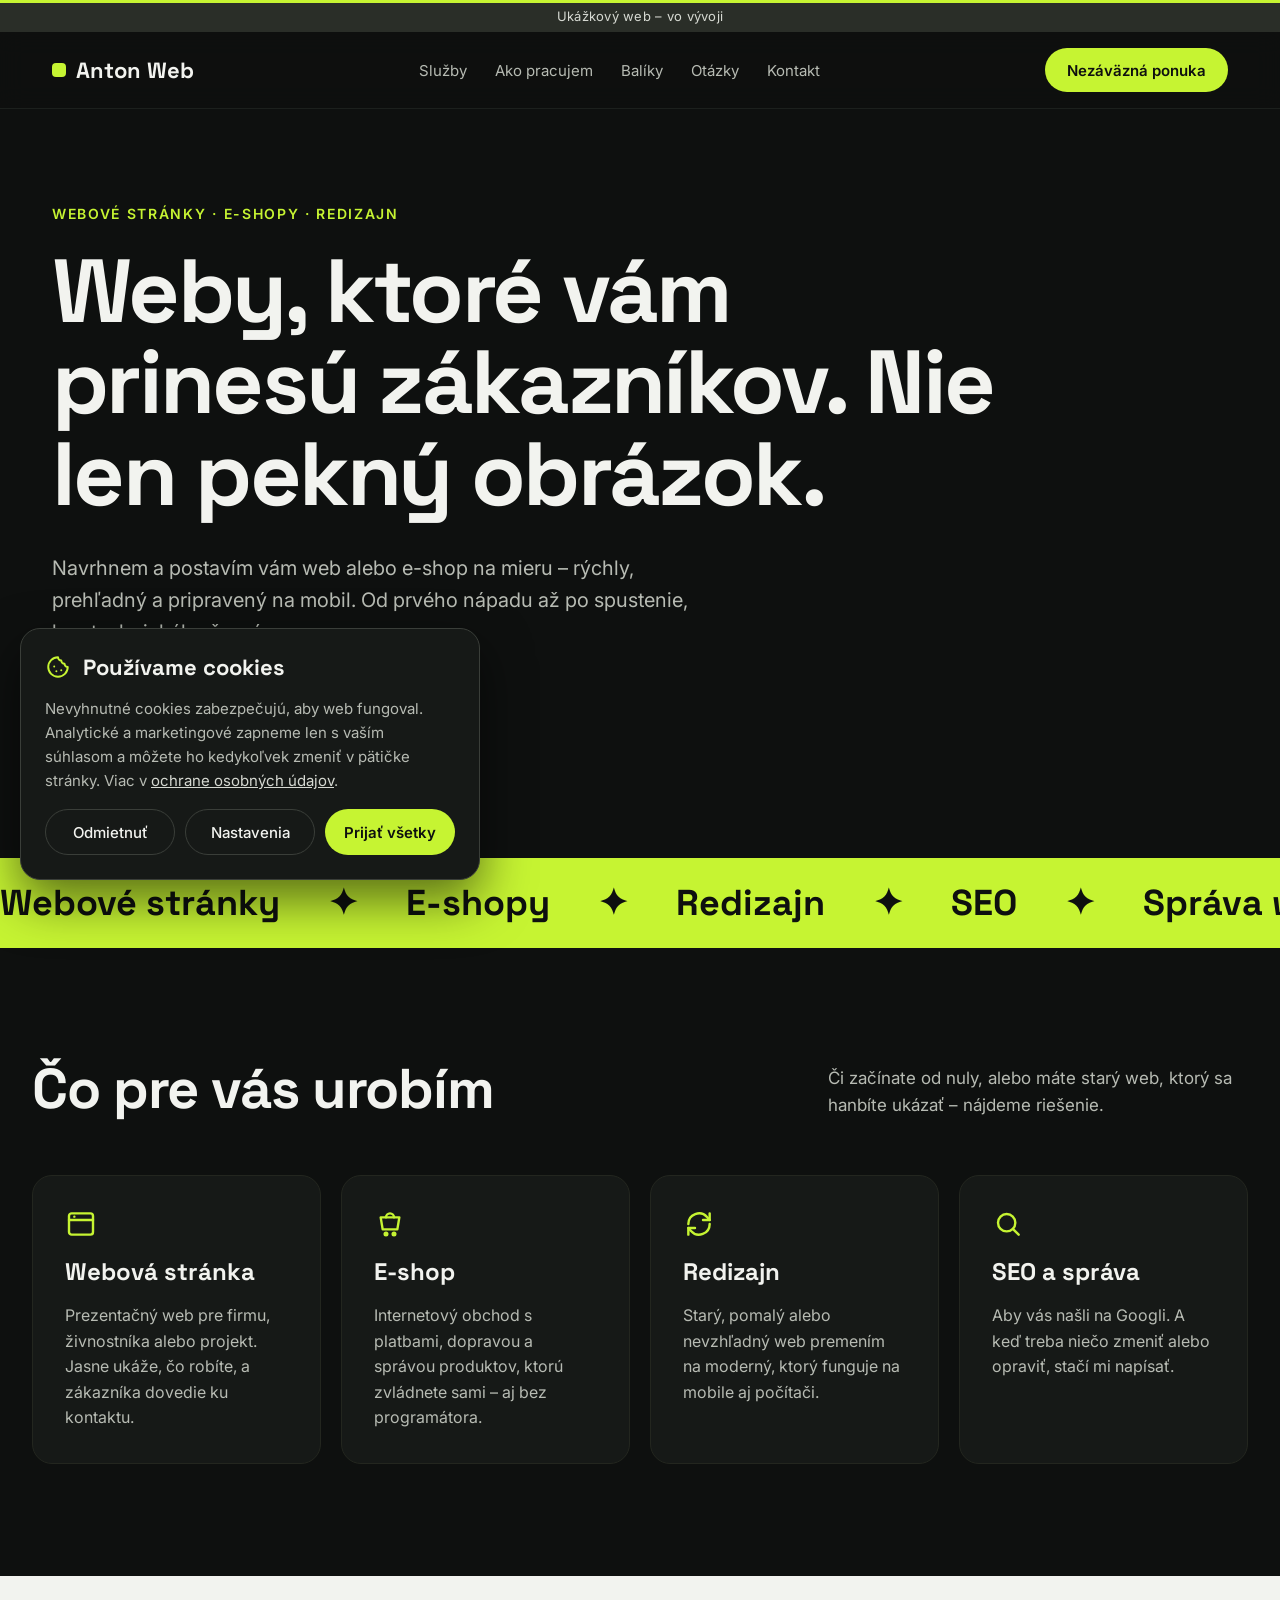
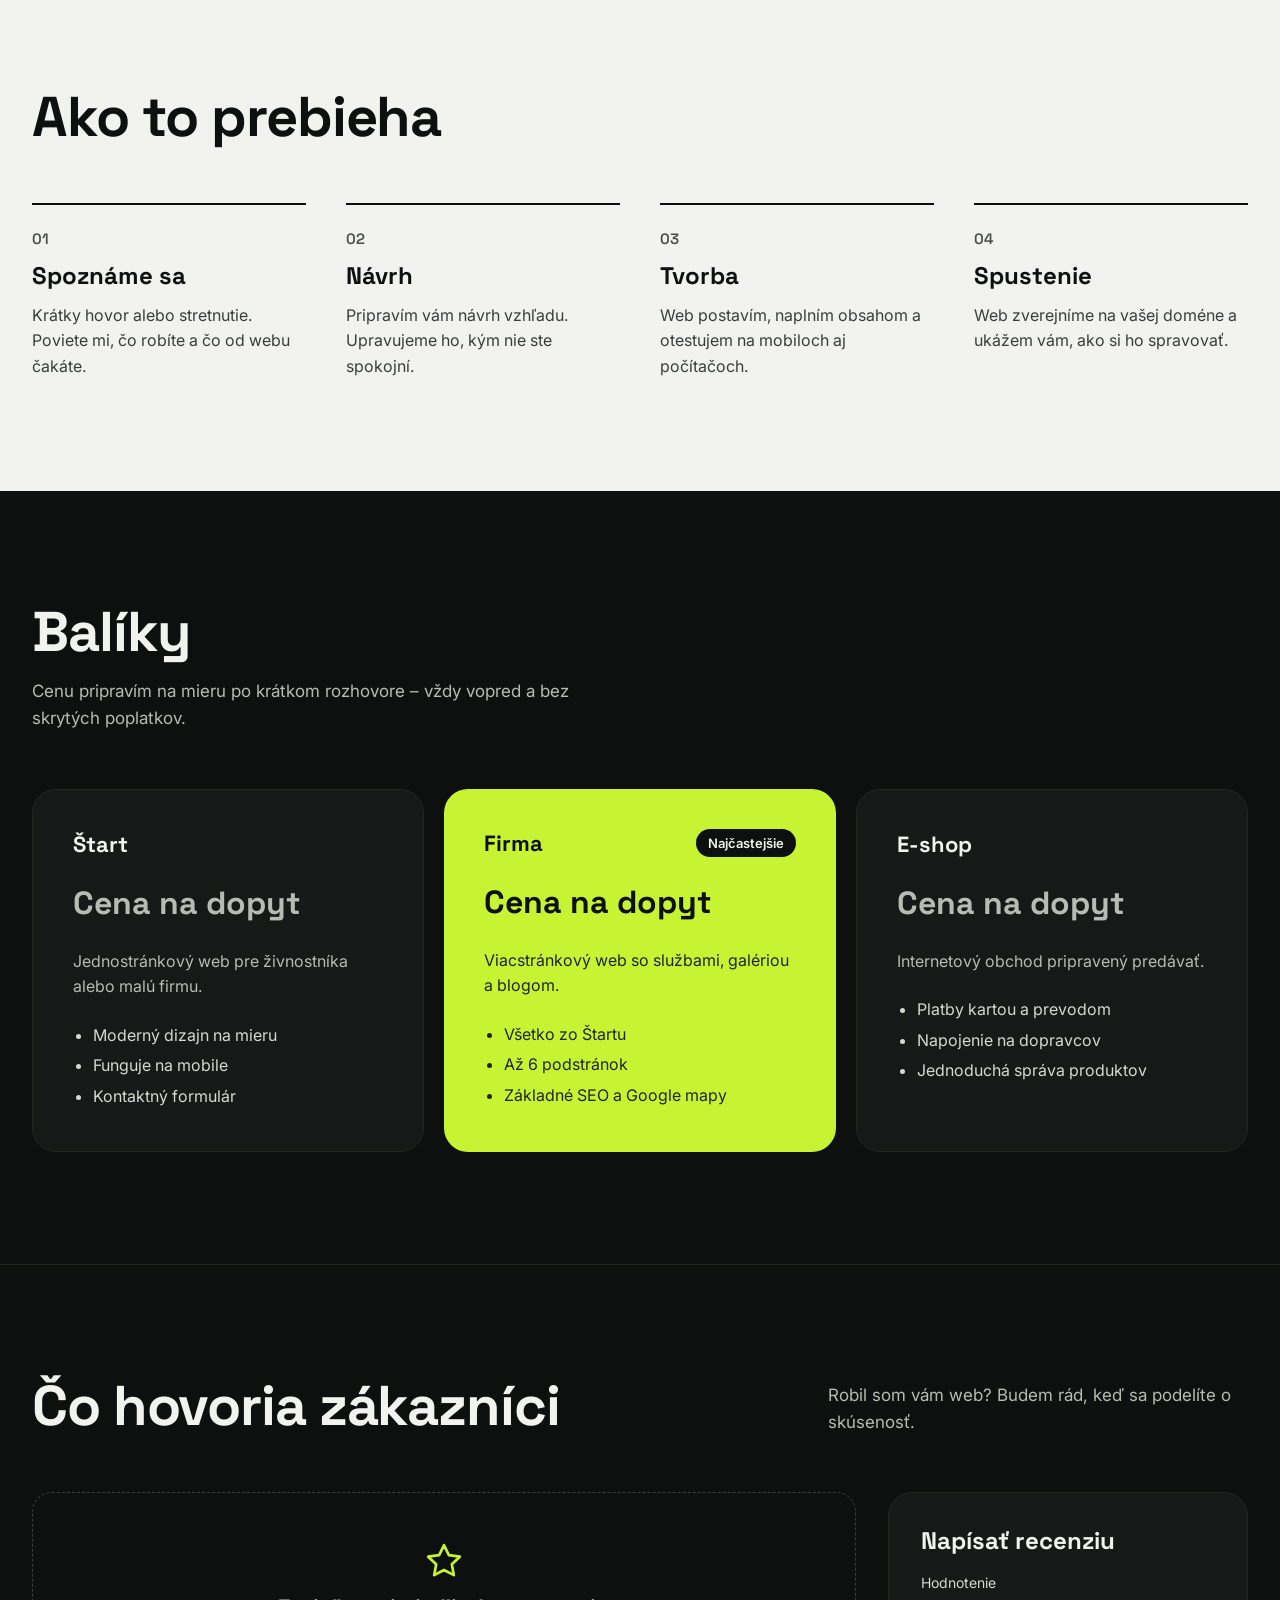
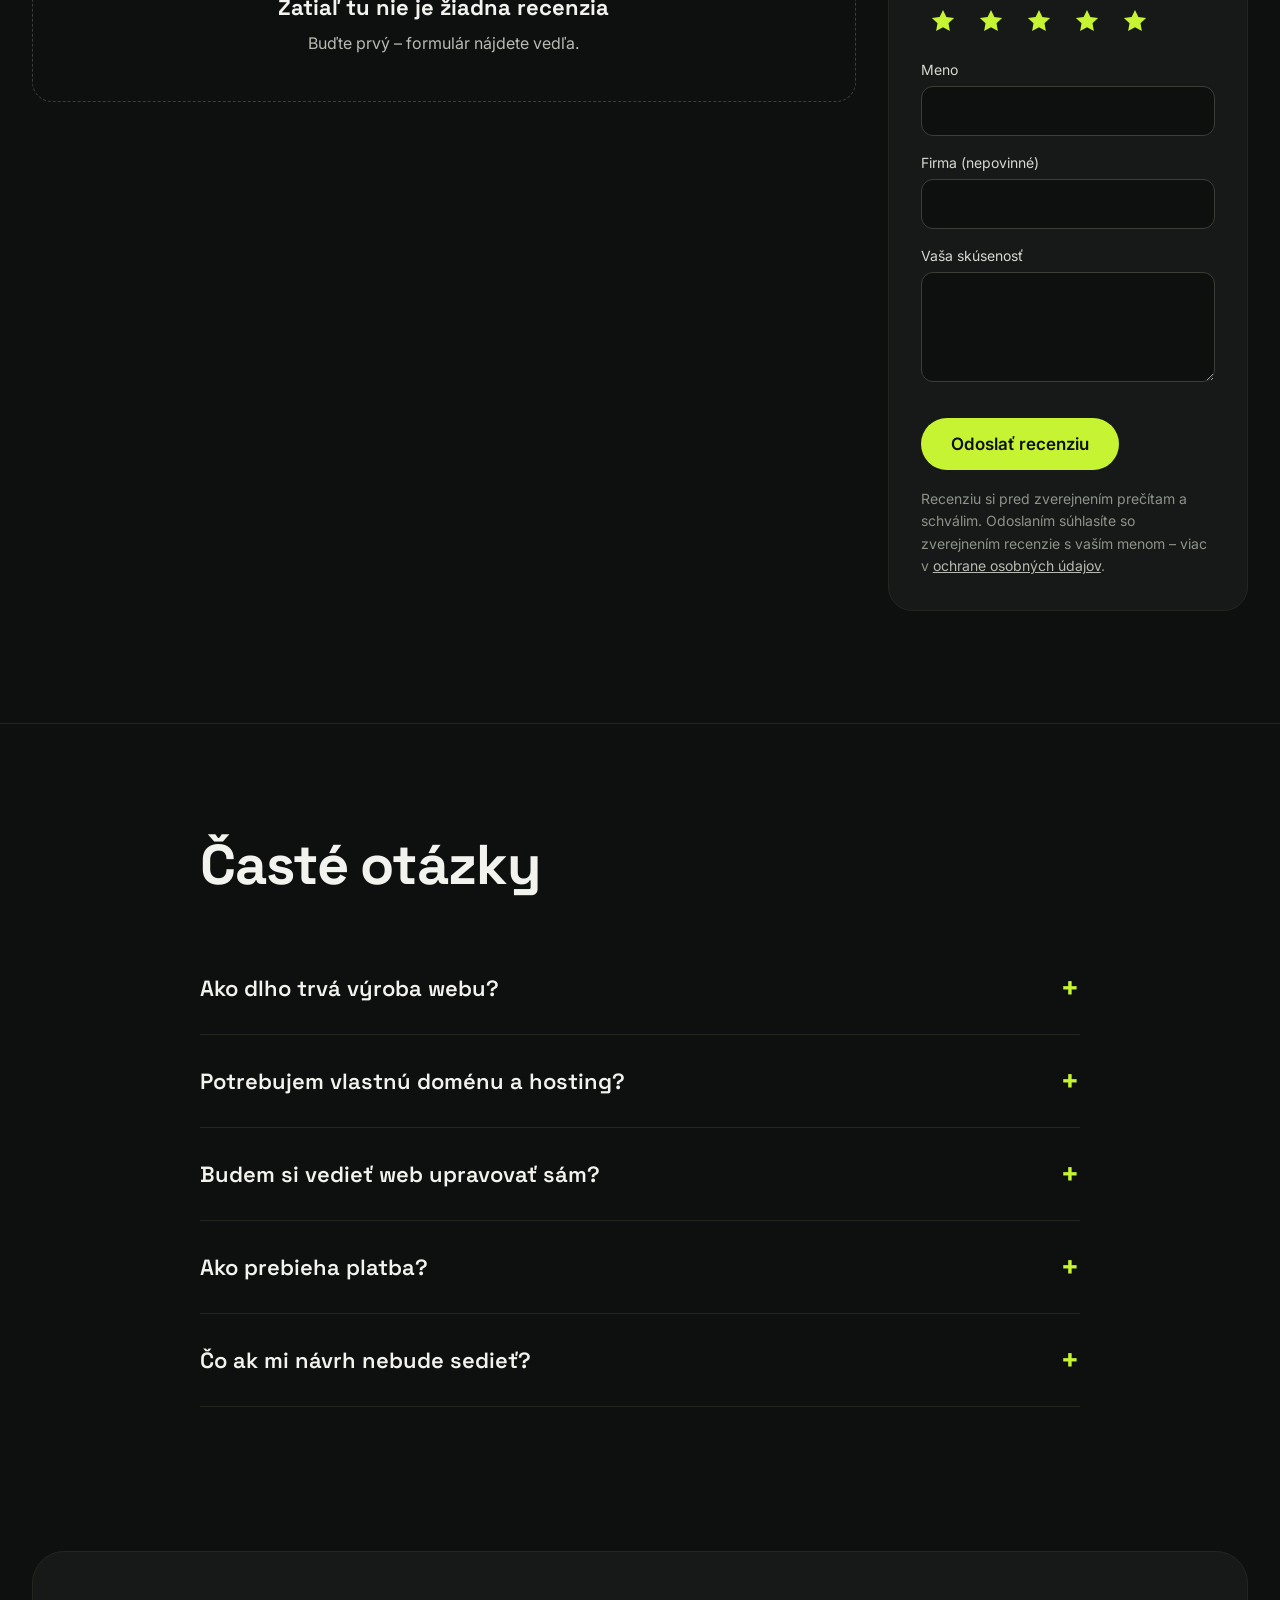
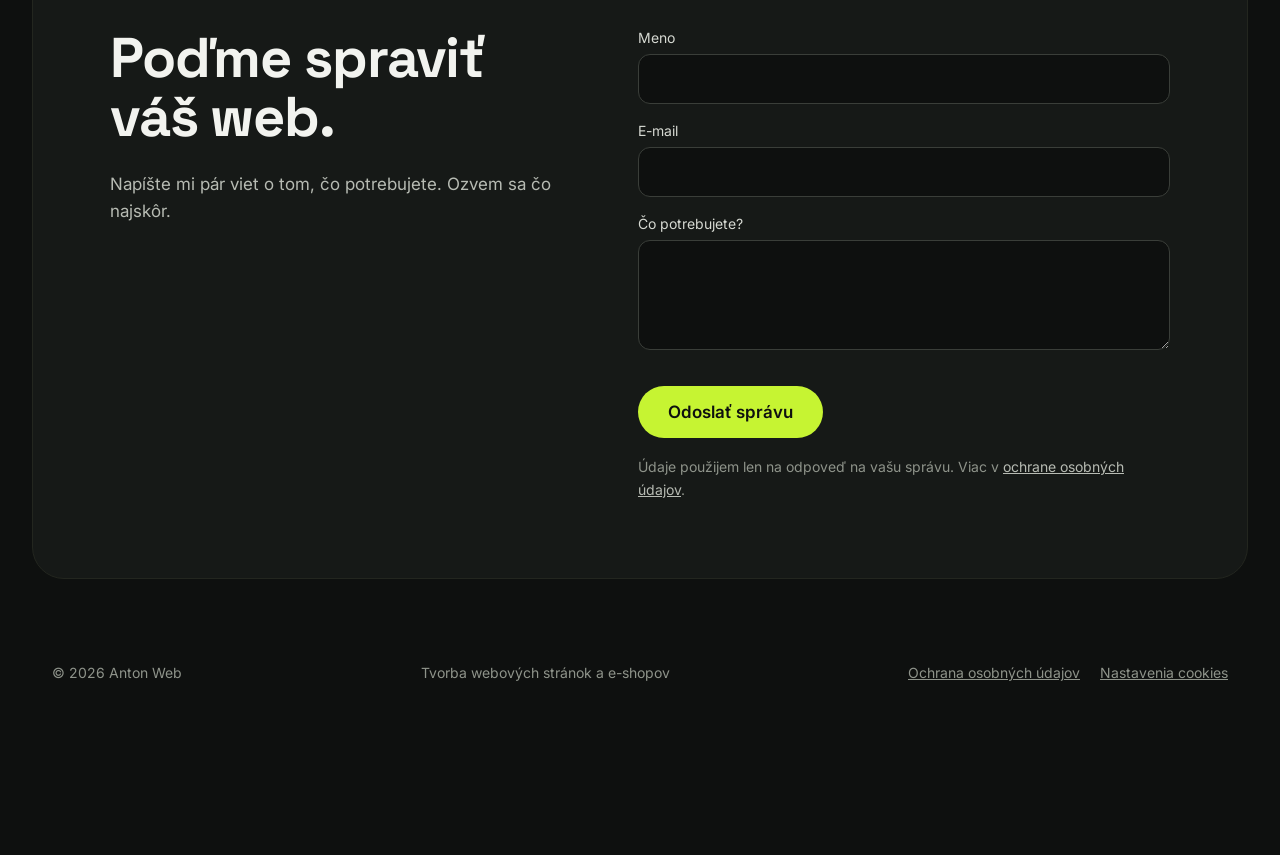
<file: index.html>
<!doctype html>
<html lang="sk">
<head>
<meta charset="utf-8">
<meta name="viewport" content="width=device-width, initial-scale=1">
<meta name="robots" content="noindex, nofollow">
<title>Anton Web – tvorba webových stránok a e-shopov</title>
<meta name="description" content="Navrhnem a postavím vám web alebo e-shop na mieru – rýchly, prehľadný a pripravený na mobil. ">
<meta property="og:title" content="Anton Web – tvorba webových stránok a e-shopov">
<meta property="og:description" content="Weby, ktoré vám prinesú zákazníkov. Nie len pekný obrázok.">
<meta property="og:type" content="website">
<meta name="theme-color" content="#0E100F">
<link rel="icon" href="data:image/svg+xml,%3Csvg xmlns='http://www.w3.org/2000/svg' viewBox='0 0 32 32'%3E%3Crect width='32' height='32' rx='8' fill='%230E100F'/%3E%3Crect x='9' y='9' width='14' height='14' rx='4' fill='%23C6F432'/%3E%3C/svg%3E">
<link rel="preconnect" href="https://fonts.googleapis.com">
<link rel="preconnect" href="https://fonts.gstatic.com" crossorigin>
<link href="https://fonts.googleapis.com/css2?family=Inter:wght@400;500;600&family=Space+Grotesk:wght@500;600;700&display=swap" rel="stylesheet">
<link rel="stylesheet" href="style.css?v=4">
</head>
<body>

<div class="progress" aria-hidden="true"></div>

<div class="demo-bar">Ukážkový web – vo vývoji</div>

<!-- HLAVIČKA -->
<header class="header">
  <a href="#top" class="logo"><span></span>Anton Web</a>
  <nav class="nav" aria-label="Hlavné menu">
    <a href="#sluzby">Služby</a>
    <a href="#postup">Ako pracujem</a>
    <a href="#cennik">Balíky</a>
    <a href="#faq">Otázky</a>
    <a href="#kontakt">Kontakt</a>
  </nav>
  <a href="#kontakt" class="btn btn--accent btn--small">Nezáväzná ponuka</a>
</header>

<main>

<!-- ÚVOD -->
<section id="top" class="hero">
  <p class="eyebrow">Webové stránky · E-shopy · Redizajn</p>
  <h1>Weby, ktoré vám prinesú zákazníkov. Nie len pekný obrázok.</h1>
  <p class="hero-text">Navrhnem a postavím vám web alebo e-shop na mieru – rýchly, prehľadný a pripravený na mobil. Od prvého nápadu až po spustenie, bez technického žargónu.</p>
  <div class="actions">
    <a href="#kontakt" class="btn btn--accent">Chcem web</a>
    <a href="#sluzby" class="btn btn--ghost">Pozrieť služby</a>
  </div>
</section>

<!-- BEŽIACI PÁS -->
<div class="marquee">
  <div class="marquee-track">
    <div>
      <span>Webové stránky</span><span aria-hidden="true">✦</span>
      <span>E-shopy</span><span aria-hidden="true">✦</span>
      <span>Redizajn</span><span aria-hidden="true">✦</span>
      <span>SEO</span><span aria-hidden="true">✦</span>
      <span>Správa webu</span><span aria-hidden="true">✦</span>
      <span>Weby pre mobil</span><span aria-hidden="true">✦</span>
    </div>
    <div aria-hidden="true">
      <span>Webové stránky</span><span>✦</span>
      <span>E-shopy</span><span>✦</span>
      <span>Redizajn</span><span>✦</span>
      <span>SEO</span><span>✦</span>
      <span>Správa webu</span><span>✦</span>
      <span>Weby pre mobil</span><span>✦</span>
    </div>
  </div>
</div>

<!-- SLUŽBY -->
<section id="sluzby" class="section">
  <div class="wrap">
    <div class="section-head">
      <h2 class="h2">Čo pre vás urobím</h2>
      <p class="lead">Či začínate od nuly, alebo máte starý web, ktorý sa hanbíte ukázať – nájdeme riešenie.</p>
    </div>
    <div class="grid services">
      <div class="card">
        <svg aria-hidden="true" width="32" height="32" viewBox="0 0 24 24" fill="none" stroke="#C6F432" stroke-width="1.8" stroke-linecap="round" stroke-linejoin="round"><rect x="3" y="4" width="18" height="16" rx="2"/><path d="M3 9h18"/><path d="M7 6.5h.01"/></svg>
        <h3>Webová stránka</h3>
        <p>Prezentačný web pre firmu, živnostníka alebo projekt. Jasne ukáže, čo robíte, a zákazníka dovedie ku kontaktu.</p>
      </div>
      <div class="card">
        <svg aria-hidden="true" width="32" height="32" viewBox="0 0 24 24" fill="none" stroke="#C6F432" stroke-width="1.8" stroke-linecap="round" stroke-linejoin="round"><path d="M5 7h14l-1.5 9h-11z"/><path d="M9 7a3 3 0 0 1 6 0"/><circle cx="9" cy="19.5" r="1"/><circle cx="15" cy="19.5" r="1"/></svg>
        <h3>E-shop</h3>
        <p>Internetový obchod s platbami, dopravou a správou produktov, ktorú zvládnete sami – aj bez programátora.</p>
      </div>
      <div class="card">
        <svg aria-hidden="true" width="32" height="32" viewBox="0 0 24 24" fill="none" stroke="#C6F432" stroke-width="1.8" stroke-linecap="round" stroke-linejoin="round"><path d="M4 12a8 8 0 0 1 14-5.3L20 9"/><path d="M20 4v5h-5"/><path d="M20 12a8 8 0 0 1-14 5.3L4 15"/><path d="M4 20v-5h5"/></svg>
        <h3>Redizajn</h3>
        <p>Starý, pomalý alebo nevzhľadný web premením na moderný, ktorý funguje na mobile aj počítači.</p>
      </div>
      <div class="card">
        <svg aria-hidden="true" width="32" height="32" viewBox="0 0 24 24" fill="none" stroke="#C6F432" stroke-width="1.8" stroke-linecap="round" stroke-linejoin="round"><circle cx="11" cy="11" r="6.5"/><path d="M20 20l-4.2-4.2"/></svg>
        <h3>SEO a správa</h3>
        <p>Aby vás našli na Googli. A keď treba niečo zmeniť alebo opraviť, stačí mi napísať.</p>
      </div>
    </div>
  </div>
</section>

<!-- AKO TO PREBIEHA -->
<section id="postup" class="section process">
  <div class="wrap">
    <h2 class="h2">Ako to prebieha</h2>
    <div class="grid steps">
      <div class="step"><span>01</span><h3>Spoznáme sa</h3><p>Krátky hovor alebo stretnutie. Poviete mi, čo robíte a čo od webu čakáte.</p></div>
      <div class="step"><span>02</span><h3>Návrh</h3><p>Pripravím vám návrh vzhľadu. Upravujeme ho, kým nie ste spokojní.</p></div>
      <div class="step"><span>03</span><h3>Tvorba</h3><p>Web postavím, naplním obsahom a otestujem na mobiloch aj počítačoch.</p></div>
      <div class="step"><span>04</span><h3>Spustenie</h3><p>Web zverejníme na vašej doméne a ukážem vám, ako si ho spravovať.</p></div>
    </div>
  </div>
</section>

<!-- CENNÍK -->
<section id="cennik" class="section">
  <div class="wrap">
    <h2 class="h2" style="margin-bottom: 16px">Balíky</h2>
    <p class="lead" style="max-width: 560px; margin-bottom: 56px">Cenu pripravím na mieru po krátkom rozhovore – vždy vopred a bez skrytých poplatkov.</p>
    <div class="grid prices">
      <div class="price">
        <h3>Štart</h3>
        <p class="amount">Cena na dopyt</p>
        <p>Jednostránkový web pre živnostníka alebo malú firmu.</p>
        <ul><li>Moderný dizajn na mieru</li><li>Funguje na mobile</li><li>Kontaktný formulár</li></ul>
      </div>
      <div class="price price--featured">
        <div class="price-top"><h3>Firma</h3><span class="badge">Najčastejšie</span></div>
        <p class="amount">Cena na dopyt</p>
        <p>Viacstránkový web so službami, galériou a blogom.</p>
        <ul><li>Všetko zo Štartu</li><li>Až 6 podstránok</li><li>Základné SEO a Google mapy</li></ul>
      </div>
      <div class="price">
        <h3>E-shop</h3>
        <p class="amount">Cena na dopyt</p>
        <p>Internetový obchod pripravený predávať.</p>
        <ul><li>Platby kartou a prevodom</li><li>Napojenie na dopravcov</li><li>Jednoduchá správa produktov</li></ul>
      </div>
    </div>
  </div>
</section>

<!-- RECENZIE -->
<section id="recenzie" class="section section--line">
  <div class="wrap">
    <div class="section-head">
      <h2 class="h2">Čo hovoria zákazníci</h2>
      <p class="lead">Robil som vám web? Budem rád, keď sa podelíte o skúsenosť.</p>
    </div>
    <div class="reviews-layout">
      <div class="reviews-list">
        <div class="empty" id="reviews-empty">
          <svg aria-hidden="true" width="40" height="40" viewBox="0 0 24 24" fill="none" stroke="#C6F432" stroke-width="1.6" stroke-linecap="round" stroke-linejoin="round"><path d="M12 2.5l2.9 6 6.6.9-4.8 4.6 1.2 6.5L12 17.4l-5.9 3.1 1.2-6.5L2.5 9.4l6.6-.9z"/></svg>
          <strong>Zatiaľ tu nie je žiadna recenzia</strong>
          <p>Buďte prvý – formulár nájdete vedľa.</p>
        </div>
        <div class="grid reviews-grid" id="reviews-grid"></div>
      </div>

      <form class="form review-form" id="review-form" aria-label="Napísať recenziu" novalidate>
        <h3>Napísať recenziu</h3>
        <fieldset>
          <legend>Hodnotenie</legend>
          <div class="stars" id="star-picker">
            <button type="button" class="star-btn" data-value="1" aria-label="1 hviezdička"></button>
            <button type="button" class="star-btn" data-value="2" aria-label="2 hviezdičky"></button>
            <button type="button" class="star-btn" data-value="3" aria-label="3 hviezdičky"></button>
            <button type="button" class="star-btn" data-value="4" aria-label="4 hviezdičky"></button>
            <button type="button" class="star-btn" data-value="5" aria-label="5 hviezdičiek"></button>
          </div>
        </fieldset>
        <label>Meno<input type="text" name="meno" maxlength="60" required autocomplete="name"></label>
        <label>Firma (nepovinné)<input type="text" name="firma" maxlength="80" autocomplete="organization"></label>
        <label>Vaša skúsenosť<textarea name="recenzia" rows="4" maxlength="600" required></textarea></label>
        <input type="checkbox" name="botcheck" class="hp" tabindex="-1" autocomplete="off" aria-hidden="true">
        <p class="form-status" role="status" aria-live="polite"></p>
        <button type="submit" class="btn btn--accent">Odoslať recenziu</button>
        <p class="note">Recenziu si pred zverejnením prečítam a schválim. Odoslaním súhlasíte so zverejnením recenzie s vaším menom – viac v <a href="ochrana-osobnych-udajov.html">ochrane osobných údajov</a>.</p>
      </form>
    </div>
  </div>
</section>

<!-- ČASTÉ OTÁZKY -->
<section id="faq" class="section section--line">
  <div class="faq-wrap">
    <h2 class="h2">Časté otázky</h2>
    <div class="faq">
      <details>
        <summary>Ako dlho trvá výroba webu?<span class="plus" aria-hidden="true">+</span></summary>
        <p>Jednoduchý web býva hotový približne za 2–4 týždne, väčší web alebo e-shop za 5–7 týždňov. Presný termín vám poviem hneď na začiatku.</p>
      </details>
      <details>
        <summary>Potrebujem vlastnú doménu a hosting?<span class="plus" aria-hidden="true">+</span></summary>
        <p>Áno, ale nemusíte to riešiť sami. Pomôžem vám doménu (napr. vasafirma.sk) aj hosting vybrať a všetko nastavím. Platíte ich priamo poskytovateľovi, takže patria vám.</p>
      </details>
      <details>
        <summary>Budem si vedieť web upravovať sám?<span class="plus" aria-hidden="true">+</span></summary>
        <p>Áno. Texty, fotky či produkty zmeníte cez jednoduchú administráciu a pri odovzdaní vám všetko ukážem. Ak sa vám nechce, zmeny urobím za vás v rámci správy webu.</p>
      </details>
      <details>
        <summary>Ako prebieha platba?<span class="plus" aria-hidden="true">+</span></summary>
        <p>[50 %] zálohy pred začatím práce, zvyšok až po spustení webu, keď ste spokojní. Cenu dostanete vopred a nemení sa.</p>
      </details>
      <details>
        <summary>Čo ak mi návrh nebude sedieť?<span class="plus" aria-hidden="true">+</span></summary>
        <p>Návrh upravujeme spolu, kým nie ste spokojní. V cene sú [2 kolá] úprav, čo na doladenie bohato stačí.</p>
      </details>
    </div>
  </div>
</section>

<!-- KONTAKT -->
<section id="kontakt" class="contact-section">
  <div class="wrap contact">
    <div>
      <h2 class="h2">Poďme spraviť váš web.</h2>
      <p class="lead" style="max-width: none">Napíšte mi pár viet o tom, čo potrebujete. Ozvem sa čo najskôr.</p>
    </div>
    <form class="form" id="contact-form" novalidate>
      <label>Meno<input type="text" name="meno" required autocomplete="name"></label>
      <label>E-mail<input type="email" name="email" required autocomplete="email"></label>
      <label>Čo potrebujete?<textarea name="sprava" rows="4" required></textarea></label>
      <input type="checkbox" name="botcheck" class="hp" tabindex="-1" autocomplete="off" aria-hidden="true">
      <p class="form-status" role="status" aria-live="polite"></p>
      <button type="submit" class="btn btn--accent">Odoslať správu</button>
      <p class="note">Údaje použijem len na odpoveď na vašu správu. Viac v <a href="ochrana-osobnych-udajov.html">ochrane osobných údajov</a>.</p>
    </form>
  </div>
</section>

</main>

<!-- PÄTIČKA -->
<footer class="footer">
  <span>© 2026 Anton Web</span>
  <span>Tvorba webových stránok a e-shopov</span>
  <span class="footer-links">
    <a href="ochrana-osobnych-udajov.html">Ochrana osobných údajov</a>
    <button type="button" class="link-btn" data-cookie-open>Nastavenia cookies</button>
  </span>
</footer>

<!-- COOKIES LIŠTA (zobrazí ju script.js) -->
<div class="cookie" id="cookie" role="dialog" aria-label="Súhlas s cookies" hidden>
  <div class="cookie-head">
    <svg aria-hidden="true" width="26" height="26" viewBox="0 0 24 24" fill="none" stroke="#C6F432" stroke-width="1.8" stroke-linecap="round" stroke-linejoin="round"><path d="M12 3a9 9 0 1 0 9 9 3 3 0 0 1-3-3 3 3 0 0 1-3-3 3 3 0 0 1-3-3z"/><path d="M8.5 11.5h.01"/><path d="M15 15h.01"/><path d="M10.5 16h.01"/></svg>
    <h2>Používame cookies</h2>
  </div>
  <p>Nevyhnutné cookies zabezpečujú, aby web fungoval. Analytické a marketingové zapneme len s vaším súhlasom a môžete ho kedykoľvek zmeniť v pätičke stránky. Viac v <a href="ochrana-osobnych-udajov.html">ochrane osobných údajov</a>.</p>
  <div class="cookie-options" id="cookie-options" hidden>
    <label class="cookie-option" style="cursor: not-allowed"><input type="checkbox" checked disabled><span><strong>Nevyhnutné</strong><small>Potrebné na fungovanie webu a zapamätanie vášho výberu. Nedajú sa vypnúť.</small></span></label>
    <label class="cookie-option"><input type="checkbox" id="cookie-analytics"><span><strong>Analytické</strong><small>Anonymná štatistika návštevnosti, aby som vedel web zlepšovať.</small></span></label>
    <label class="cookie-option"><input type="checkbox" id="cookie-marketing"><span><strong>Marketingové</strong><small>Meranie účinnosti reklám (napr. na Facebooku alebo Googli).</small></span></label>
  </div>
  <div class="cookie-buttons">
    <button type="button" class="btn btn--ghost" data-cookie="reject">Odmietnuť</button>
    <button type="button" class="btn btn--ghost" data-cookie="settings">Nastavenia</button>
    <button type="button" class="btn btn--ghost" data-cookie="save" hidden>Uložiť výber</button>
    <button type="button" class="btn btn--accent" data-cookie="accept">Prijať všetky</button>
  </div>
</div>

<script src="script.js?v=4"></script>
</body>
</html>
</file>
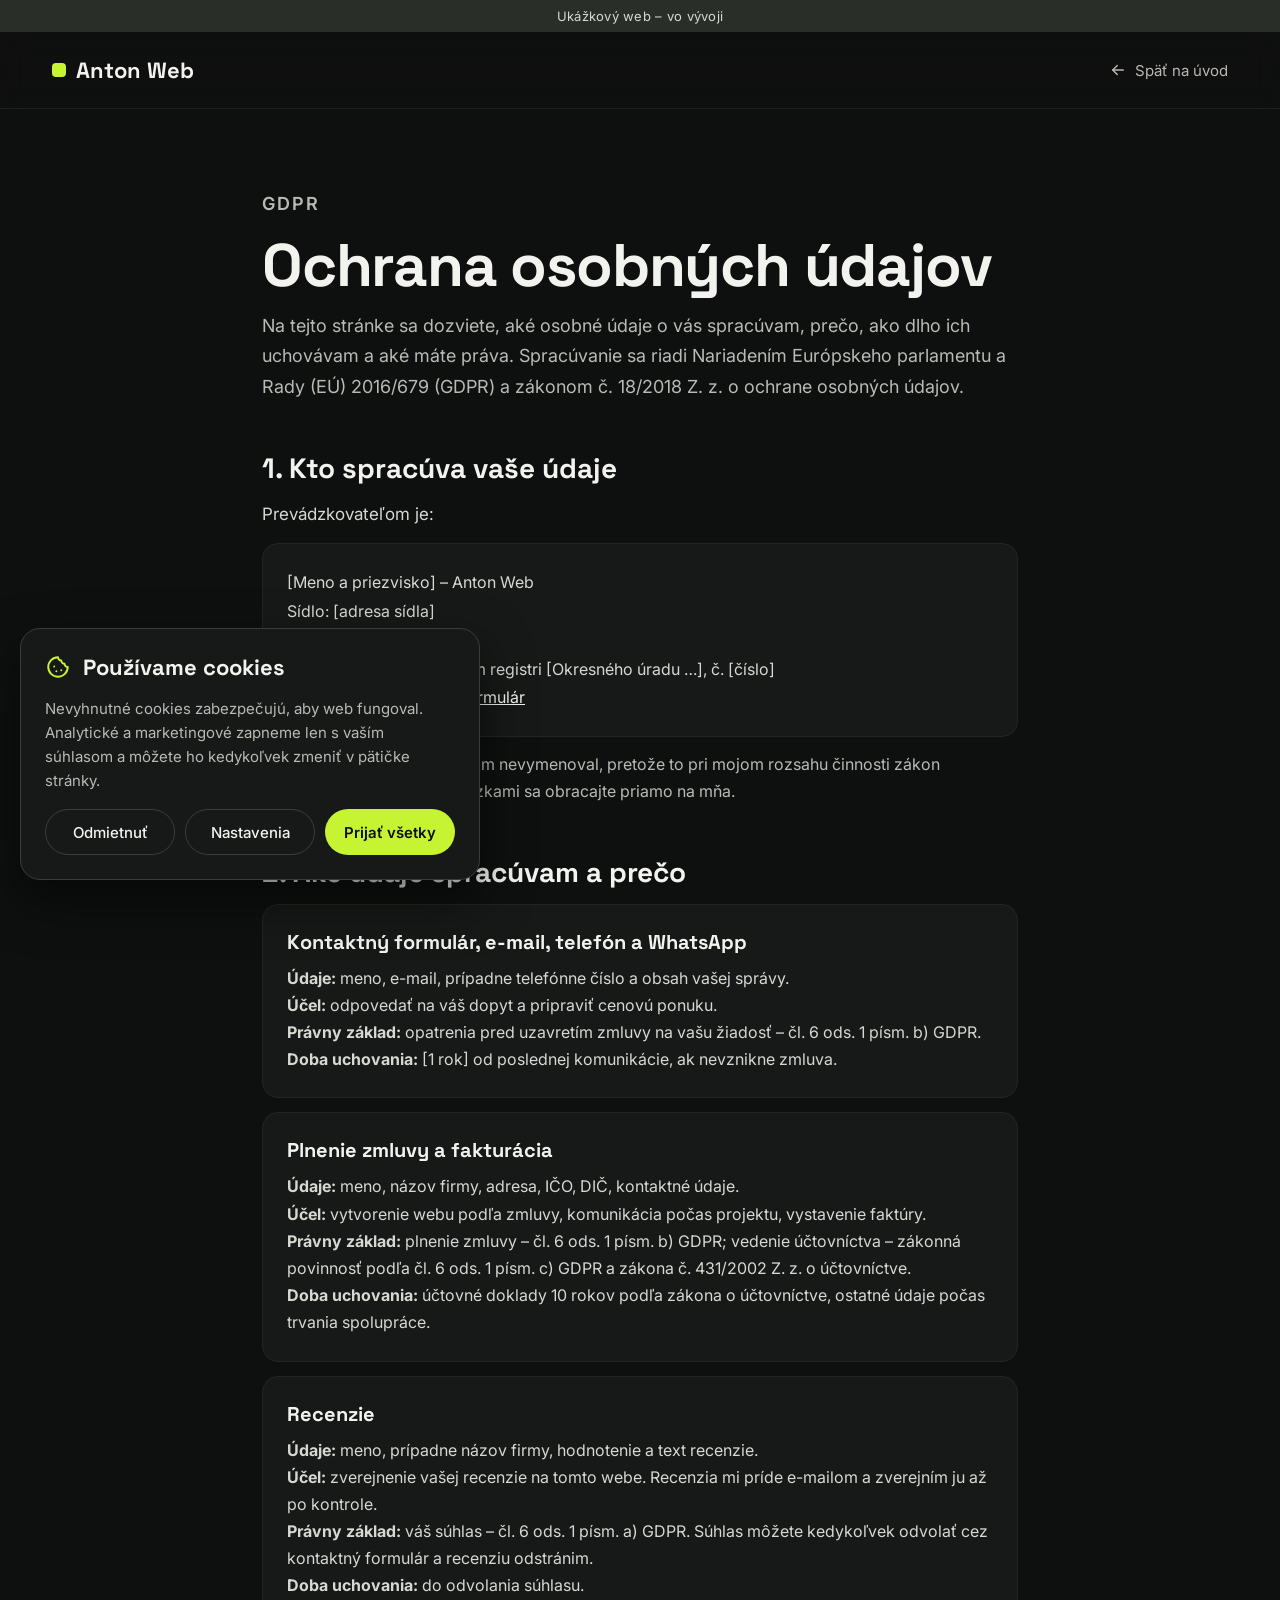
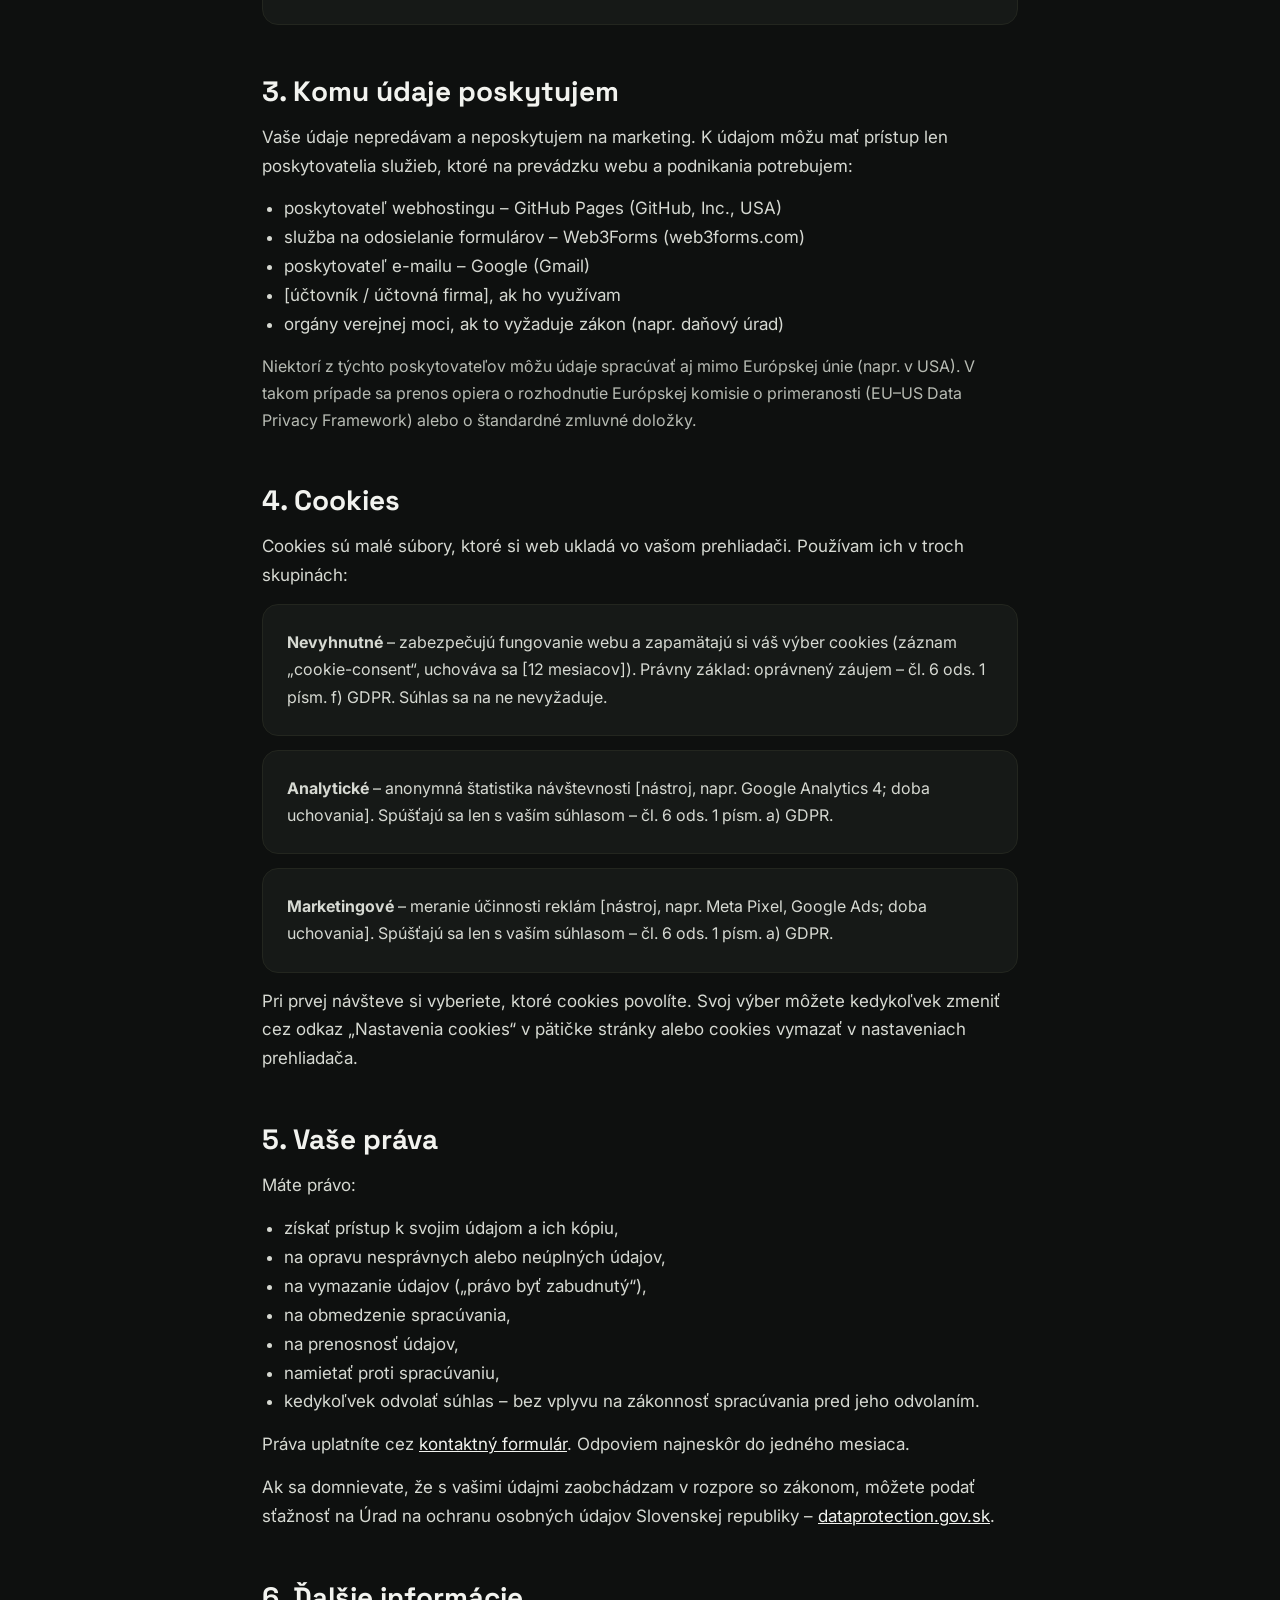
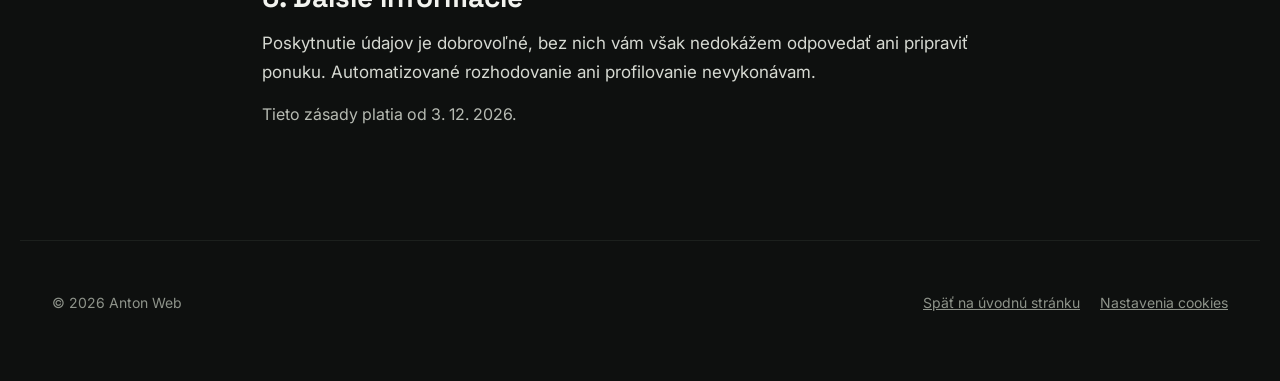
<file: ochrana-osobnych-udajov.html>
<!doctype html>
<html lang="sk">
<head>
<meta charset="utf-8">
<meta name="viewport" content="width=device-width, initial-scale=1">
<meta name="robots" content="noindex, nofollow">
<title>Ochrana osobných údajov – Anton Web</title>
<meta name="description" content="Ako Anton Web spracúva osobné údaje a používa cookies.">
<meta name="theme-color" content="#0E100F">
<link rel="icon" href="data:image/svg+xml,%3Csvg xmlns='http://www.w3.org/2000/svg' viewBox='0 0 32 32'%3E%3Crect width='32' height='32' rx='8' fill='%230E100F'/%3E%3Crect x='9' y='9' width='14' height='14' rx='4' fill='%23C6F432'/%3E%3C/svg%3E">
<link rel="preconnect" href="https://fonts.googleapis.com">
<link rel="preconnect" href="https://fonts.gstatic.com" crossorigin>
<link href="https://fonts.googleapis.com/css2?family=Inter:wght@400;500;600&family=Space+Grotesk:wght@500;600;700&display=swap" rel="stylesheet">
<link rel="stylesheet" href="style.css?v=4">
</head>
<body>

<div class="demo-bar">Ukážkový web – vo vývoji</div>

<header class="header">
  <a href="index.html" class="logo"><span></span>Anton Web</a>
  <a href="index.html" class="back"><svg aria-hidden="true" width="18" height="18" viewBox="0 0 24 24" fill="none" stroke="currentColor" stroke-width="2" stroke-linecap="round" stroke-linejoin="round"><path d="M19 12H5"/><path d="M11 6l-6 6 6 6"/></svg>Späť na úvod</a>
</header>

<main class="legal">

  <div class="intro">
    <p class="eyebrow">GDPR</p>
    <h1>Ochrana osobných údajov</h1>
    <p>Na tejto stránke sa dozviete, aké osobné údaje o vás spracúvam, prečo, ako dlho ich uchovávam a aké máte práva. Spracúvanie sa riadi Nariadením Európskeho parlamentu a Rady (EÚ) 2016/679 (GDPR) a zákonom č. 18/2018 Z. z. o ochrane osobných údajov.</p>
  </div>

  <section>
    <h2>1. Kto spracúva vaše údaje</h2>
    <p>Prevádzkovateľom je:</p>
    <div class="box">
      <p style="line-height: 1.8">[Meno a priezvisko] – Anton Web<br>
      Sídlo: [adresa sídla]<br>
      IČO: [IČO]<br>
      Zapísaný v Živnostenskom registri [Okresného úradu …], č. [číslo]<br>
      Kontakt: cez <a href="index.html#kontakt">kontaktný formulár</a></p>
    </div>
    <p class="small">Zodpovednú osobu (DPO) som nevymenoval, pretože to pri mojom rozsahu činnosti zákon nevyžaduje. So všetkými otázkami sa obracajte priamo na mňa.</p>
  </section>

  <section>
    <h2>2. Aké údaje spracúvam a prečo</h2>
    <div class="box">
      <h3>Kontaktný formulár, e-mail, telefón a WhatsApp</h3>
      <p><strong>Údaje:</strong> meno, e-mail, prípadne telefónne číslo a obsah vašej správy.<br><strong>Účel:</strong> odpovedať na váš dopyt a pripraviť cenovú ponuku.<br><strong>Právny základ:</strong> opatrenia pred uzavretím zmluvy na vašu žiadosť – čl. 6 ods. 1 písm. b) GDPR.<br><strong>Doba uchovania:</strong> [1 rok] od poslednej komunikácie, ak nevznikne zmluva.</p>
    </div>
    <div class="box">
      <h3>Plnenie zmluvy a fakturácia</h3>
      <p><strong>Údaje:</strong> meno, názov firmy, adresa, IČO, DIČ, kontaktné údaje.<br><strong>Účel:</strong> vytvorenie webu podľa zmluvy, komunikácia počas projektu, vystavenie faktúry.<br><strong>Právny základ:</strong> plnenie zmluvy – čl. 6 ods. 1 písm. b) GDPR; vedenie účtovníctva – zákonná povinnosť podľa čl. 6 ods. 1 písm. c) GDPR a zákona č. 431/2002 Z. z. o účtovníctve.<br><strong>Doba uchovania:</strong> účtovné doklady 10 rokov podľa zákona o účtovníctve, ostatné údaje počas trvania spolupráce.</p>
    </div>
    <div class="box">
      <h3>Recenzie</h3>
      <p><strong>Údaje:</strong> meno, prípadne názov firmy, hodnotenie a text recenzie.<br><strong>Účel:</strong> zverejnenie vašej recenzie na tomto webe. Recenzia mi príde e-mailom a zverejním ju až po kontrole.<br><strong>Právny základ:</strong> váš súhlas – čl. 6 ods. 1 písm. a) GDPR. Súhlas môžete kedykoľvek odvolať cez kontaktný formulár a recenziu odstránim.<br><strong>Doba uchovania:</strong> do odvolania súhlasu.</p>
    </div>
  </section>

  <section>
    <h2>3. Komu údaje poskytujem</h2>
    <p>Vaše údaje nepredávam a neposkytujem na marketing. K údajom môžu mať prístup len poskytovatelia služieb, ktoré na prevádzku webu a podnikania potrebujem:</p>
    <ul>
      <li>poskytovateľ webhostingu – GitHub Pages (GitHub, Inc., USA)</li>
      <li>služba na odosielanie formulárov – Web3Forms (web3forms.com)</li>
      <li>poskytovateľ e-mailu – Google (Gmail)</li>
      <li>[účtovník / účtovná firma], ak ho využívam</li>
      <li>orgány verejnej moci, ak to vyžaduje zákon (napr. daňový úrad)</li>
    </ul>
    <p class="small">Niektorí z týchto poskytovateľov môžu údaje spracúvať aj mimo Európskej únie (napr. v USA). V takom prípade sa prenos opiera o rozhodnutie Európskej komisie o primeranosti (EU–US Data Privacy Framework) alebo o štandardné zmluvné doložky.</p>
  </section>

  <section>
    <h2>4. Cookies</h2>
    <p>Cookies sú malé súbory, ktoré si web ukladá vo vašom prehliadači. Používam ich v troch skupinách:</p>
    <div class="box"><p><strong>Nevyhnutné</strong> – zabezpečujú fungovanie webu a zapamätajú si váš výber cookies (záznam „cookie-consent“, uchováva sa [12 mesiacov]). Právny základ: oprávnený záujem – čl. 6 ods. 1 písm. f) GDPR. Súhlas sa na ne nevyžaduje.</p></div>
    <div class="box"><p><strong>Analytické</strong> – anonymná štatistika návštevnosti [nástroj, napr. Google Analytics 4; doba uchovania]. Spúšťajú sa len s vaším súhlasom – čl. 6 ods. 1 písm. a) GDPR.</p></div>
    <div class="box"><p><strong>Marketingové</strong> – meranie účinnosti reklám [nástroj, napr. Meta Pixel, Google Ads; doba uchovania]. Spúšťajú sa len s vaším súhlasom – čl. 6 ods. 1 písm. a) GDPR.</p></div>
    <p>Pri prvej návšteve si vyberiete, ktoré cookies povolíte. Svoj výber môžete kedykoľvek zmeniť cez odkaz „Nastavenia cookies“ v pätičke stránky alebo cookies vymazať v nastaveniach prehliadača.</p>
  </section>

  <section>
    <h2>5. Vaše práva</h2>
    <p>Máte právo:</p>
    <ul>
      <li>získať prístup k svojim údajom a ich kópiu,</li>
      <li>na opravu nesprávnych alebo neúplných údajov,</li>
      <li>na vymazanie údajov („právo byť zabudnutý“),</li>
      <li>na obmedzenie spracúvania,</li>
      <li>na prenosnosť údajov,</li>
      <li>namietať proti spracúvaniu,</li>
      <li>kedykoľvek odvolať súhlas – bez vplyvu na zákonnosť spracúvania pred jeho odvolaním.</li>
    </ul>
    <p>Práva uplatníte cez <a href="index.html#kontakt">kontaktný formulár</a>. Odpoviem najneskôr do jedného mesiaca.</p>
    <p>Ak sa domnievate, že s vašimi údajmi zaobchádzam v rozpore so zákonom, môžete podať sťažnosť na Úrad na ochranu osobných údajov Slovenskej republiky – <a href="https://dataprotection.gov.sk">dataprotection.gov.sk</a>.</p>
  </section>

  <section>
    <h2>6. Ďalšie informácie</h2>
    <p>Poskytnutie údajov je dobrovoľné, bez nich vám však nedokážem odpovedať ani pripraviť ponuku. Automatizované rozhodovanie ani profilovanie nevykonávam.</p>
    <p class="small">Tieto zásady platia od 3. 12. 2026.</p>
  </section>

</main>

<footer class="footer footer--legal">
  <span>© 2026 Anton Web</span>
  <span class="footer-links">
    <a href="index.html">Späť na úvodnú stránku</a>
    <button type="button" class="link-btn" data-cookie-open>Nastavenia cookies</button>
  </span>
</footer>

<!-- COOKIES LIŠTA -->
<div class="cookie" id="cookie" role="dialog" aria-label="Súhlas s cookies" hidden>
  <div class="cookie-head">
    <svg aria-hidden="true" width="26" height="26" viewBox="0 0 24 24" fill="none" stroke="#C6F432" stroke-width="1.8" stroke-linecap="round" stroke-linejoin="round"><path d="M12 3a9 9 0 1 0 9 9 3 3 0 0 1-3-3 3 3 0 0 1-3-3 3 3 0 0 1-3-3z"/><path d="M8.5 11.5h.01"/><path d="M15 15h.01"/><path d="M10.5 16h.01"/></svg>
    <h2>Používame cookies</h2>
  </div>
  <p>Nevyhnutné cookies zabezpečujú, aby web fungoval. Analytické a marketingové zapneme len s vaším súhlasom a môžete ho kedykoľvek zmeniť v pätičke stránky.</p>
  <div class="cookie-options" id="cookie-options" hidden>
    <label class="cookie-option" style="cursor: not-allowed"><input type="checkbox" checked disabled><span><strong>Nevyhnutné</strong><small>Potrebné na fungovanie webu a zapamätanie vášho výberu. Nedajú sa vypnúť.</small></span></label>
    <label class="cookie-option"><input type="checkbox" id="cookie-analytics"><span><strong>Analytické</strong><small>Anonymná štatistika návštevnosti, aby som vedel web zlepšovať.</small></span></label>
    <label class="cookie-option"><input type="checkbox" id="cookie-marketing"><span><strong>Marketingové</strong><small>Meranie účinnosti reklám (napr. na Facebooku alebo Googli).</small></span></label>
  </div>
  <div class="cookie-buttons">
    <button type="button" class="btn btn--ghost" data-cookie="reject">Odmietnuť</button>
    <button type="button" class="btn btn--ghost" data-cookie="settings">Nastavenia</button>
    <button type="button" class="btn btn--ghost" data-cookie="save" hidden>Uložiť výber</button>
    <button type="button" class="btn btn--accent" data-cookie="accept">Prijať všetky</button>
  </div>
</div>

<script src="script.js?v=4"></script>
</body>
</html>
</file>
<file: style.css>
/* ==========================================================
   Anton Web – spoločné štýly pre všetky stránky
   ========================================================== */

/* --- Farby a písma (zmeníš ich na jednom mieste) --- */
:root {
  --accent: #C6F432;      /* hlavná limetková farba */
  --bg: #0E100F;          /* tmavé pozadie */
  --card: #161917;        /* pozadie kariet */
  --line: #23261F;        /* jemné čiary */
  --line-strong: #3A3E39; /* výraznejšie okraje */
  --text: #F2F3EF;        /* hlavný text */
  --muted: #B7BBB3;       /* sivší text */
  --soft: #D6D9D2;        /* text v kartách */
  --faint: #8E938A;       /* najslabší text */
  --font: Inter, system-ui, sans-serif;
  --font-head: 'Space Grotesk', sans-serif;
}

* { box-sizing: border-box; }
html { scroll-behavior: smooth; }
body { margin: 0; background: var(--bg); color: var(--text); font-family: var(--font); overflow-x: clip; }
a { color: var(--text); }
a:hover { color: #fff; }
section { scroll-margin-top: 84px; }
h1, h2, h3 { font-family: var(--font-head); margin: 0; }
p { margin: 0; }

.wrap { max-width: 1240px; margin: 0 auto; }
.section { padding: 112px 32px; }
.section--line { border-top: 1px solid var(--line); }
.h2 { font-size: clamp(34px, 4.5vw, 56px); letter-spacing: -0.02em; line-height: 1.05; }
.lead { color: var(--muted); font-size: 17px; line-height: 1.6; max-width: 420px; }
.eyebrow { font-size: 14px; letter-spacing: 0.12em; text-transform: uppercase; color: var(--accent); font-weight: 600; }
.section-head { display: flex; flex-wrap: wrap; justify-content: space-between; align-items: flex-end; gap: 24px; margin-bottom: 56px; }
.grid { display: grid; gap: 20px; }

/* --- Tlačidlá --- */
.btn { font: inherit; font-weight: 600; font-size: 17px; padding: 16px 30px; border-radius: 999px; min-height: 52px; display: inline-flex; align-items: center; justify-content: center; text-decoration: none; cursor: pointer; border: 0; }
.btn--accent { background: var(--accent); color: var(--bg); }
.btn--accent:hover { color: var(--bg); filter: brightness(1.05); }
.btn--ghost { background: transparent; color: var(--text); border: 1px solid var(--line-strong); font-weight: 500; }
.btn--small { font-size: 15px; padding: 12px 22px; min-height: 44px; }
.btn:disabled { opacity: .6; cursor: wait; }

/* --- Pásik „ukážkový web“ --- */
.demo-bar { background: #2A2E28; color: var(--soft); text-align: center; font-size: 13px; padding: 8px 16px; letter-spacing: .02em; }

/* --- Ukazovateľ skrolovania --- */
.progress { display: none; position: fixed; top: 0; left: 0; right: 0; height: 3px; background: var(--accent); transform-origin: 0 50%; z-index: 40; }

/* --- Hlavička --- */
.header { position: sticky; top: 0; z-index: 20; background: rgba(14, 16, 15, 0.86); backdrop-filter: blur(12px); border-bottom: 1px solid #1C201D; padding: 16px max(32px, calc((100% - 1176px) / 2)); display: flex; flex-wrap: wrap; align-items: center; justify-content: space-between; gap: 16px; }
.logo { font-family: var(--font-head); font-weight: 700; font-size: 22px; text-decoration: none; display: flex; align-items: center; gap: 10px; }
.logo span { width: 14px; height: 14px; border-radius: 4px; background: var(--accent); display: inline-block; }
.nav { display: flex; flex-wrap: wrap; gap: 28px; font-size: 15px; }
.nav a { text-decoration: none; color: var(--muted); transition: color .3s; }
.nav a.active, .nav a:hover { color: var(--accent); }
.back { text-decoration: none; color: var(--muted); font-size: 15px; min-height: 44px; display: inline-flex; align-items: center; gap: 8px; }

/* --- Úvod --- */
.hero { max-width: 1240px; margin: 0 auto; padding: 96px 32px 112px; }
.hero h1 { font-weight: 700; font-size: clamp(44px, 7vw, 92px); line-height: 1.02; letter-spacing: -0.03em; max-width: 1000px; margin-top: 24px; }
.hero .hero-text { margin-top: 32px; font-size: 20px; line-height: 1.6; color: var(--muted); max-width: 640px; }
.hero .actions { display: flex; flex-wrap: wrap; gap: 16px; margin-top: 44px; }

/* --- Bežiaci pás --- */
.marquee { background: var(--accent); color: var(--bg); overflow: hidden; padding: 22px 0; font-family: var(--font-head); font-weight: 700; font-size: clamp(22px, 3vw, 36px); white-space: nowrap; }
.marquee-track { display: flex; width: max-content; animation: marquee 28s linear infinite; }
.marquee-track > div { display: flex; gap: 48px; padding-right: 48px; }
.marquee:hover .marquee-track { animation-play-state: paused; }

/* --- Karty --- */
.card { background: var(--card); border: 1px solid var(--line); border-radius: 20px; padding: 32px; display: flex; flex-direction: column; gap: 16px; }
.card h3 { font-size: 24px; }
.card p { color: var(--muted); line-height: 1.6; font-size: 16px; }
.services { grid-template-columns: repeat(auto-fit, minmax(260px, 1fr)); }

/* --- Ako to prebieha --- */
.process { background: var(--text); color: var(--bg); }
.process .h2 { margin-bottom: 56px; }
.steps { grid-template-columns: repeat(auto-fit, minmax(240px, 1fr)); gap: 40px; }
.step { display: flex; flex-direction: column; gap: 12px; border-top: 2px solid var(--bg); padding-top: 24px; }
.step span { font-family: var(--font-head); font-size: 15px; font-weight: 600; color: #4B4F48; }
.step h3 { font-size: 24px; }
.step p { color: var(--line-strong); line-height: 1.6; }

/* --- Cenník --- */
.prices { grid-template-columns: repeat(auto-fit, minmax(300px, 1fr)); align-items: stretch; }
.price { background: var(--card); border: 1px solid var(--line); border-radius: 24px; padding: 40px; display: flex; flex-direction: column; gap: 20px; }
.price h3 { font-size: 22px; }
.price .amount { font-family: var(--font-head); font-size: 32px; font-weight: 700; }
.price p { color: var(--muted); line-height: 1.6; }
.price ul { margin: 0; padding-left: 20px; color: var(--soft); line-height: 1.9; }
.price--featured { background: var(--accent); color: var(--bg); border: 0; }
.price--featured p, .price--featured ul { color: #22251F; }
.price--featured .amount { color: var(--bg); }
.price-top { display: flex; justify-content: space-between; align-items: center; gap: 12px; }
.badge { font-size: 13px; font-weight: 600; background: var(--bg); color: var(--text); padding: 6px 12px; border-radius: 999px; }

/* --- Akcia --- */
.promo { border: 2px solid var(--accent); border-radius: 28px; padding: clamp(28px, 5vw, 56px); display: flex; flex-wrap: wrap; align-items: center; justify-content: space-between; gap: 32px; }
.promo > div { flex: 1 1 480px; display: flex; flex-direction: column; gap: 12px; }
.promo h2 { font-size: clamp(30px, 4vw, 48px); letter-spacing: -0.02em; line-height: 1.08; }
.promo p { color: var(--muted); font-size: 17px; line-height: 1.6; }

/* --- Formuláre --- */
.form { display: flex; flex-direction: column; gap: 18px; }
.form label { display: flex; flex-direction: column; gap: 8px; font-size: 14px; color: var(--soft); }
.form input, .form textarea { font: inherit; font-size: 16px; background: var(--bg); border: 1px solid var(--line-strong); border-radius: 12px; padding: 14px 16px; color: var(--text); min-height: 48px; }
.form textarea { resize: vertical; }
.form input:focus, .form textarea:focus { outline: 2px solid var(--accent); outline-offset: 1px; border-color: transparent; }
.form .btn { align-self: flex-start; }
.form .note { color: var(--faint); font-size: 14px; line-height: 1.6; }
.form .note a { color: var(--muted); }
.form-status { font-size: 15px; line-height: 1.5; }
.form-status.ok { color: var(--accent); }
.form-status.err { color: #FCA5A5; }
.hp { position: absolute; left: -9999px; width: 1px; height: 1px; overflow: hidden; }

/* --- Recenzie --- */
.reviews-layout { display: flex; flex-wrap: wrap; gap: 32px; align-items: flex-start; }
.reviews-list { flex: 999 1 560px; min-width: 0; display: flex; flex-direction: column; gap: 20px; }
.reviews-grid { grid-template-columns: repeat(auto-fill, minmax(260px, 1fr)); }
.empty { border: 1px dashed var(--line-strong); border-radius: 20px; padding: 48px 32px; display: flex; flex-direction: column; align-items: center; gap: 12px; text-align: center; }
.empty strong { font-family: var(--font-head); font-size: 22px; }
.empty p { color: var(--muted); }
.review { margin: 0; background: var(--card); border: 1px solid var(--line); border-radius: 20px; padding: 28px; display: flex; flex-direction: column; gap: 16px; }
.review blockquote { margin: 0; font-size: 17px; line-height: 1.6; color: var(--soft); white-space: pre-line; overflow-wrap: anywhere; }
.review figcaption { color: var(--faint); font-size: 15px; }
.stars { display: flex; gap: 4px; }
.review-form { flex: 1 1 360px; background: var(--card); border: 1px solid var(--line); border-radius: 24px; padding: 32px; }
.review-form h3 { font-size: 24px; }
.review-form fieldset { border: 0; margin: 0; padding: 0; }
.review-form legend { font-size: 14px; color: var(--soft); padding: 0; margin-bottom: 8px; }
.star-btn { background: transparent; border: 0; padding: 6px; width: 44px; height: 44px; cursor: pointer; display: inline-flex; align-items: center; justify-content: center; }

/* --- Časté otázky --- */
.faq-wrap { max-width: 880px; margin: 0 auto; }
.faq-wrap .h2 { margin-bottom: 48px; }
.faq details { border-bottom: 1px solid var(--line); padding: 24px 0; }
.faq summary { list-style: none; cursor: pointer; display: flex; justify-content: space-between; align-items: center; gap: 24px; font-family: var(--font-head); font-size: 22px; font-weight: 600; min-height: 44px; }
.faq summary::-webkit-details-marker { display: none; }
.faq .plus { color: var(--accent); font-size: 32px; line-height: 1; transition: transform .25s ease; }
.faq details[open] .plus { transform: rotate(45deg); }
.faq details p { margin-top: 16px; color: var(--muted); font-size: 17px; line-height: 1.7; }

/* --- Kontakt --- */
.contact-section { padding: 32px; }
.contact { background: var(--card); border: 1px solid var(--line); border-radius: 32px; padding: clamp(32px, 6vw, 80px); display: flex; flex-wrap: wrap; gap: 56px; }
.contact > div { flex: 1 1 360px; display: flex; flex-direction: column; gap: 24px; }
.contact .form { flex: 1 1 420px; }
.contact-links { display: flex; flex-direction: column; gap: 8px; font-size: 17px; }
.contact-links a { text-decoration: none; }

/* --- Pätička --- */
.footer { max-width: 1240px; margin: 0 auto; padding: 40px 32px 160px; display: flex; flex-wrap: wrap; justify-content: space-between; align-items: center; gap: 16px; color: var(--faint); font-size: 14px; }
.footer a, .link-btn { color: var(--faint); min-height: 44px; display: inline-flex; align-items: center; }
.footer-links { display: flex; flex-wrap: wrap; align-items: center; gap: 20px; }
.link-btn { background: none; border: 0; padding: 0; font: inherit; text-decoration: underline; cursor: pointer; }

/* --- Plávajúce tlačidlá --- */
.fabs { position: fixed; right: 20px; bottom: 20px; z-index: 30; display: flex; flex-direction: column; align-items: flex-end; gap: 12px; }
.fab { text-decoration: none; border-radius: 999px; min-height: 52px; display: inline-flex; align-items: center; justify-content: center; gap: 10px; box-shadow: 0 10px 30px rgba(0, 0, 0, 0.45); transition: transform .2s ease; font-weight: 600; font-size: 15px; }
.fab:hover { transform: translateY(-3px); }
.fab--wa { background: var(--accent); color: var(--bg); padding: 14px 20px; }
.fab--wa:hover { color: var(--bg); }
.fab--call { background: var(--text); color: var(--bg); width: 52px; height: 52px; }

/* --- Cookies lišta --- */
.cookie { position: fixed; left: 20px; bottom: 20px; z-index: 50; width: min(460px, calc(100% - 40px)); max-height: calc(100vh - 40px); overflow-y: auto; background: var(--card); border: 1px solid var(--line-strong); border-radius: 20px; padding: 24px; box-shadow: 0 20px 50px rgba(0, 0, 0, 0.55); display: flex; flex-direction: column; gap: 16px; }
.cookie[hidden], [hidden] { display: none !important; }
.cookie-head { display: flex; align-items: center; gap: 12px; }
.cookie h2 { font-size: 22px; }
.cookie p { color: var(--muted); font-size: 15px; line-height: 1.6; }
.cookie p a { color: var(--soft); }
.cookie-options { display: flex; flex-direction: column; gap: 10px; }
.cookie-option { display: flex; gap: 12px; align-items: flex-start; background: var(--bg); border: 1px solid var(--line); border-radius: 12px; padding: 14px; cursor: pointer; }
.cookie-option input { width: 20px; height: 20px; margin: 2px 0 0; accent-color: var(--accent); }
.cookie-option strong { display: block; font-size: 15px; }
.cookie-option small { color: var(--faint); font-size: 14px; line-height: 1.5; }
.cookie-buttons { display: flex; flex-wrap: wrap; gap: 10px; }
.cookie-buttons .btn { flex: 1 1 120px; font-size: 15px; padding: 12px 18px; min-height: 46px; }

/* --- GDPR stránka --- */
.legal { max-width: 820px; margin: 0 auto; padding: 80px 32px 112px; display: flex; flex-direction: column; gap: 48px; }
.legal h1 { font-size: clamp(36px, 5vw, 60px); letter-spacing: -0.02em; line-height: 1.05; }
.legal h2 { font-size: 28px; }
.legal h3 { font-size: 20px; }
.legal section, .legal .intro { display: flex; flex-direction: column; gap: 14px; }
.legal p, .legal li { color: var(--soft); font-size: 17px; line-height: 1.7; }
.legal .intro p { color: var(--muted); font-size: 18px; }
.legal ul { margin: 0; padding-left: 22px; line-height: 1.9; }
.legal .box { background: var(--card); border: 1px solid var(--line); border-radius: 16px; padding: 24px; display: flex; flex-direction: column; gap: 10px; }
.legal .box p { font-size: 16px; }
.legal .small { color: var(--muted); font-size: 16px; }
.footer--legal { padding-bottom: 56px; border-top: 1px solid #1C201D; }

/* ==========================================================
   Animácie
   ========================================================== */
@keyframes heroUp { from { opacity: 0; transform: translateY(32px); } to { opacity: 1; transform: none; } }
@keyframes marquee { from { transform: translateX(0); } to { transform: translateX(-50%); } }
@keyframes reveal { from { opacity: 0; transform: translateY(48px); } to { opacity: 1; transform: none; } }
@keyframes grow { from { transform: scaleX(0); } to { transform: scaleX(1); } }
@keyframes heroOut { to { opacity: 0; transform: translateY(-90px) scale(.95); } }
@keyframes headIn { from { opacity: 0; transform: translateX(-90px); filter: blur(8px); } to { opacity: 1; transform: none; filter: none; } }
@keyframes cardIn { from { opacity: 0; transform: translateY(90px) scale(.9) rotate(-3deg); } to { opacity: 1; transform: none; } }
@keyframes panelIn { from { clip-path: inset(6% 5% round 48px); } to { clip-path: inset(0 0 round 0); } }
@keyframes stepIn { from { opacity: 0; transform: translateY(70px); } to { opacity: 1; transform: none; } }
@keyframes priceIn { from { opacity: 0; transform: perspective(900px) translateY(120px) rotateX(35deg); } to { opacity: 1; transform: none; } }
@keyframes popIn { from { opacity: 0; transform: scale(.85); } to { opacity: 1; transform: none; } }
@keyframes fromLeft { from { opacity: 0; transform: translateX(-120px); } to { opacity: 1; transform: none; } }
@keyframes fromRight { from { opacity: 0; transform: translateX(120px); } to { opacity: 1; transform: none; } }

/* Úvod sa objaví pri načítaní */
.hero > * { animation: heroUp .9s cubic-bezier(.2, .7, .2, 1) both; }
.hero > *:nth-child(2) { animation-delay: .12s; }
.hero > *:nth-child(3) { animation-delay: .24s; }
.hero > *:nth-child(4) { animation-delay: .36s; }

/* Animácie naviazané na skrolovanie (Chrome, Edge, Safari) */
@supports (animation-timeline: view()) {
  .progress { display: block; animation: grow linear both; animation-timeline: scroll(root); }
  .hero { animation: heroOut linear both; animation-timeline: view(); animation-range: exit 0% exit 100%; }
  .section .h2 { animation: headIn linear both; animation-timeline: view(); animation-range: entry 0% cover 30%; }

  .services > *, .steps > * { animation: cardIn linear both; animation-timeline: view(); animation-range: entry 0% cover 30%; }
  .steps > * { animation-name: stepIn; }
  .services > *:nth-child(2), .steps > *:nth-child(2) { animation-range: entry 15% cover 35%; }
  .services > *:nth-child(3), .steps > *:nth-child(3) { animation-range: entry 30% cover 40%; }
  .services > *:nth-child(4), .steps > *:nth-child(4) { animation-range: entry 45% cover 45%; }

  .process { animation: panelIn linear both; animation-timeline: view(); animation-range: entry 0% cover 35%; }

  .prices > * { animation: priceIn linear both; animation-timeline: view(); animation-range: entry 0% cover 35%; }
  .prices > *:nth-child(2) { animation-range: entry 20% cover 42%; }
  .prices > *:nth-child(3) { animation-range: entry 40% cover 50%; }

  .promo, .contact { animation: popIn linear both; animation-timeline: view(); animation-range: entry 0% cover 30%; }
  .review:nth-child(odd) { animation: fromLeft linear both; animation-timeline: view(); animation-range: entry 0% cover 35%; }
  .review:nth-child(even) { animation: fromRight linear both; animation-timeline: view(); animation-range: entry 0% cover 35%; }
  .faq details { animation: reveal linear both; animation-timeline: view(); animation-range: entry 0% entry 70%; }
}

/* Kto má v systéme vypnuté animácie, nič sa nehýbe */
@media (prefers-reduced-motion: reduce) {
  html { scroll-behavior: auto; }
  * { animation: none !important; }
  .progress { display: none; }
}
</file>
